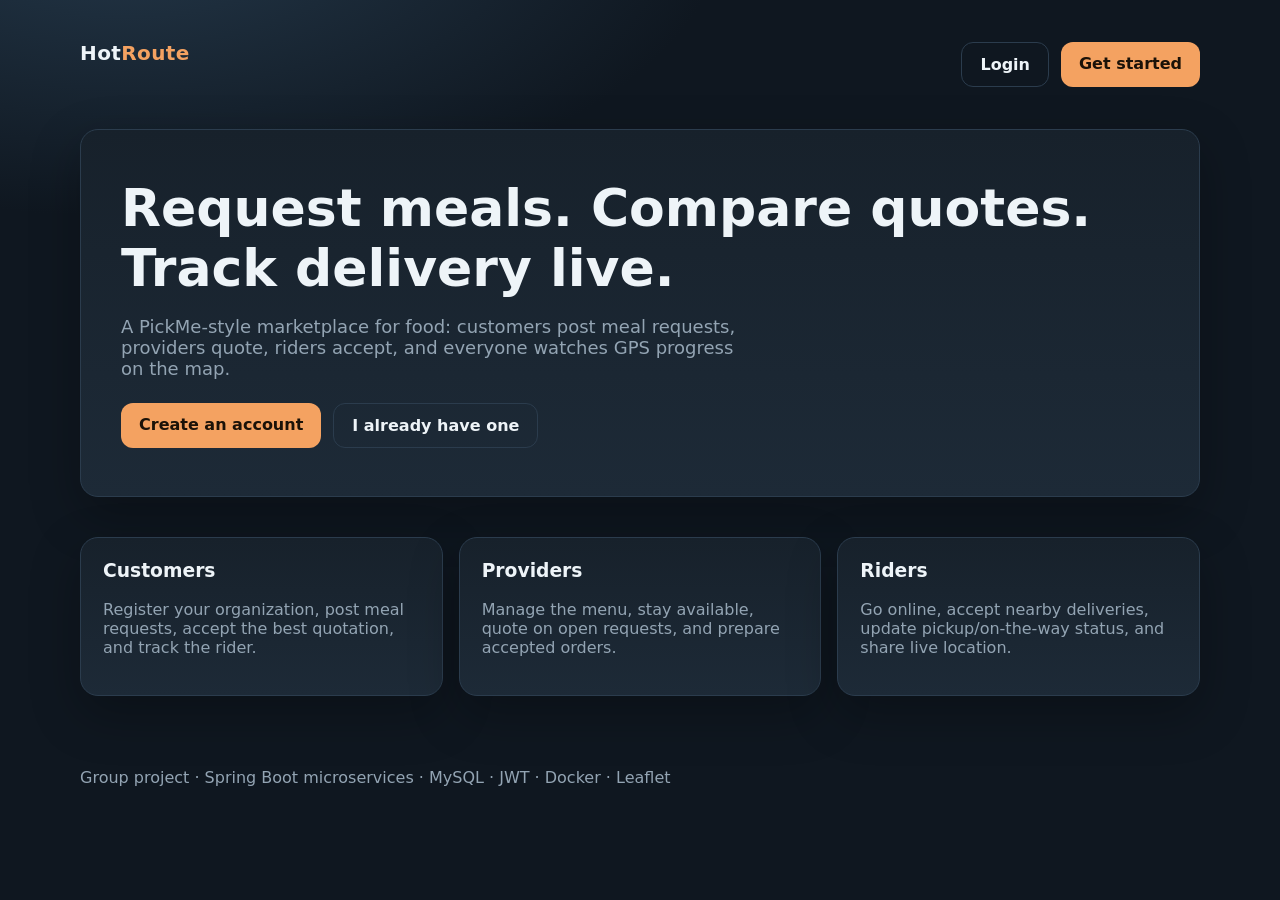
<file: frontend/index.html>
<!DOCTYPE html>
<html lang="en">
<head>
  <meta charset="UTF-8" />
  <meta name="viewport" content="width=device-width, initial-scale=1" />
  <title>Food Delivery Management System</title>
  <link rel="stylesheet" href="css/style.css" />
</head>
<body>
  <div class="wrap">
    <nav class="nav">
      <div class="brand">Hot<span>Route</span></div>
      <div class="row">
        <a class="btn secondary" href="login.html">Login</a>
        <a class="btn" href="register.html">Get started</a>
      </div>
    </nav>
    <section class="hero">
      <h1>Request meals. Compare quotes. Track delivery live.</h1>
      <p>A PickMe-style marketplace for food: customers post meal requests, providers quote, riders accept, and everyone watches GPS progress on the map.</p>
      <div class="row">
        <a class="btn" href="register.html">Create an account</a>
        <a class="btn secondary" href="login.html">I already have one</a>
      </div>
    </section>
    <section class="grid">
      <article class="card"><h3>Customers</h3><p>Register your organization, post meal requests, accept the best quotation, and track the rider.</p></article>
      <article class="card"><h3>Providers</h3><p>Manage the menu, stay available, quote on open requests, and prepare accepted orders.</p></article>
      <article class="card"><h3>Riders</h3><p>Go online, accept nearby deliveries, update pickup/on-the-way status, and share live location.</p></article>
    </section>
    <div class="footer">Group project · Spring Boot microservices · MySQL · JWT · Docker · Leaflet</div>
  </div>
</body>
</html>
</file>
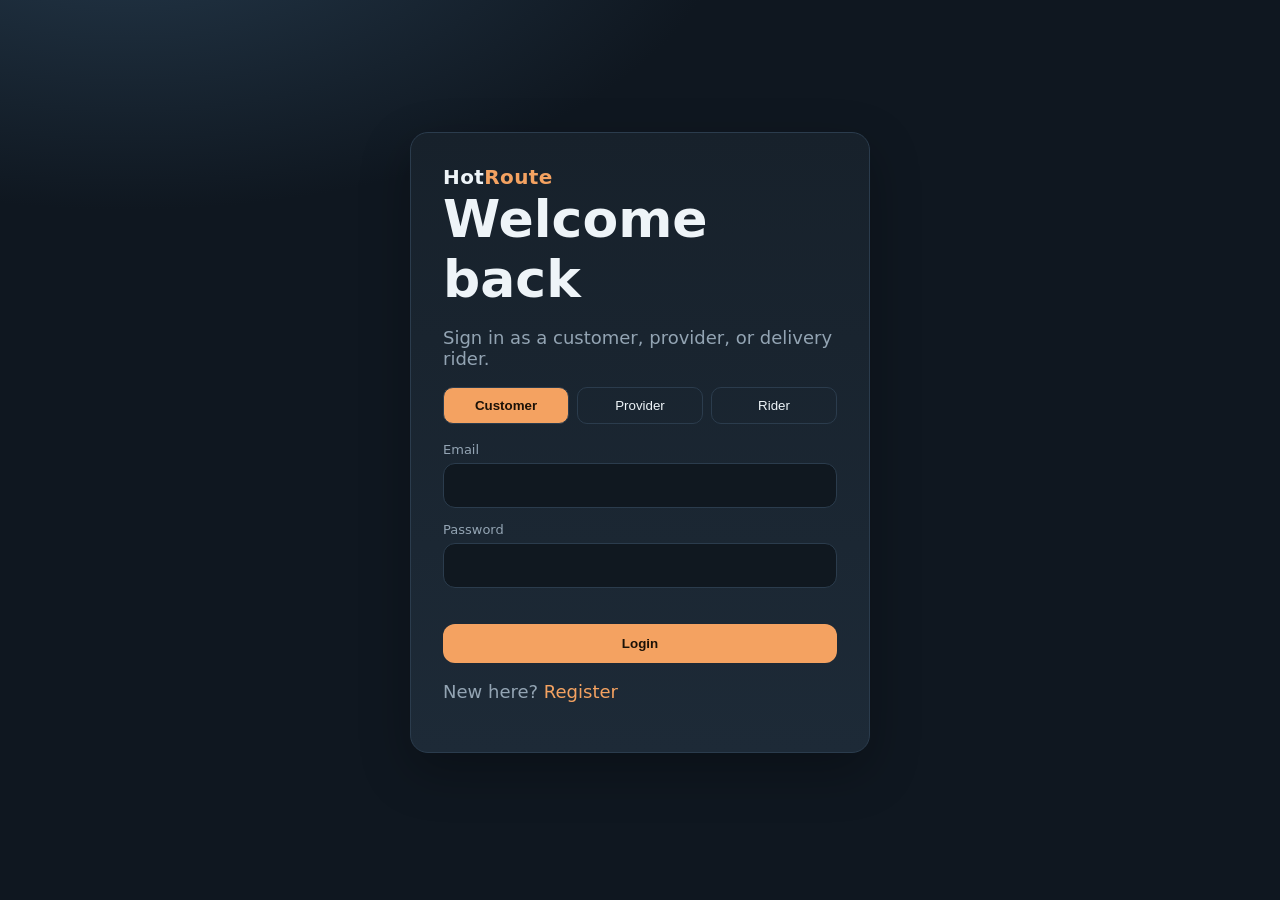
<file: frontend/login.html>
<!DOCTYPE html>
<html lang="en">
<head>
  <meta charset="UTF-8" />
  <meta name="viewport" content="width=device-width, initial-scale=1" />
  <title>Login · HotRoute</title>
  <link rel="stylesheet" href="css/style.css" />
  <link rel="stylesheet" href="css/login.css" />
</head>
<body class="auth-page">
  <form class="hero auth-card" id="form">
    <div class="brand">Hot<span>Route</span></div>
    <h1>Welcome back</h1>
    <p>Sign in as a customer, provider, or delivery rider.</p>
    <div class="tabs">
      <button type="button" class="tab active" data-role="CONSUMER">Customer</button>
      <button type="button" class="tab" data-role="PROVIDER">Provider</button>
      <button type="button" class="tab" data-role="DELIVERY">Rider</button>
    </div>
    <label>Email</label>
    <input type="email" name="email" required />
    <label>Password</label>
    <input type="password" name="password" required />
    <div class="error" id="error"></div>
    <button class="btn full" type="submit">Login</button>
    <p>New here? <a href="register.html">Register</a></p>
  </form>
  <script src="js/auth.js"></script>
  <script>
    let role = "CONSUMER";
    document.querySelectorAll(".tab").forEach(tab => {
      tab.onclick = () => {
        document.querySelectorAll(".tab").forEach(t => t.classList.remove("active"));
        tab.classList.add("active");
        role = tab.dataset.role;
      };
    });
    document.getElementById("form").onsubmit = async (e) => {
      e.preventDefault();
      const fd = new FormData(e.target);
      const payload = { email: fd.get("email"), password: fd.get("password") };
      const error = document.getElementById("error");
      try {
        let data;
        if (role === "CONSUMER") data = await api(API.consumer, "/api/auth/login", { method: "POST", body: JSON.stringify(payload) });
        if (role === "PROVIDER") data = await api(API.provider, "/api/providers/login", { method: "POST", body: JSON.stringify(payload) });
        if (role === "DELIVERY") data = await api(API.order, "/api/delivery/login", { method: "POST", body: JSON.stringify(payload) });
        auth.save(data);
        location.href = role === "CONSUMER" ? "consumer-dashboard.html" : role === "PROVIDER" ? "provider-dashboard.html" : "delivery-dashboard.html";
      } catch (err) {
        toast(error, err.message);
      }
    };
  </script>
</body>
</html>
</file>
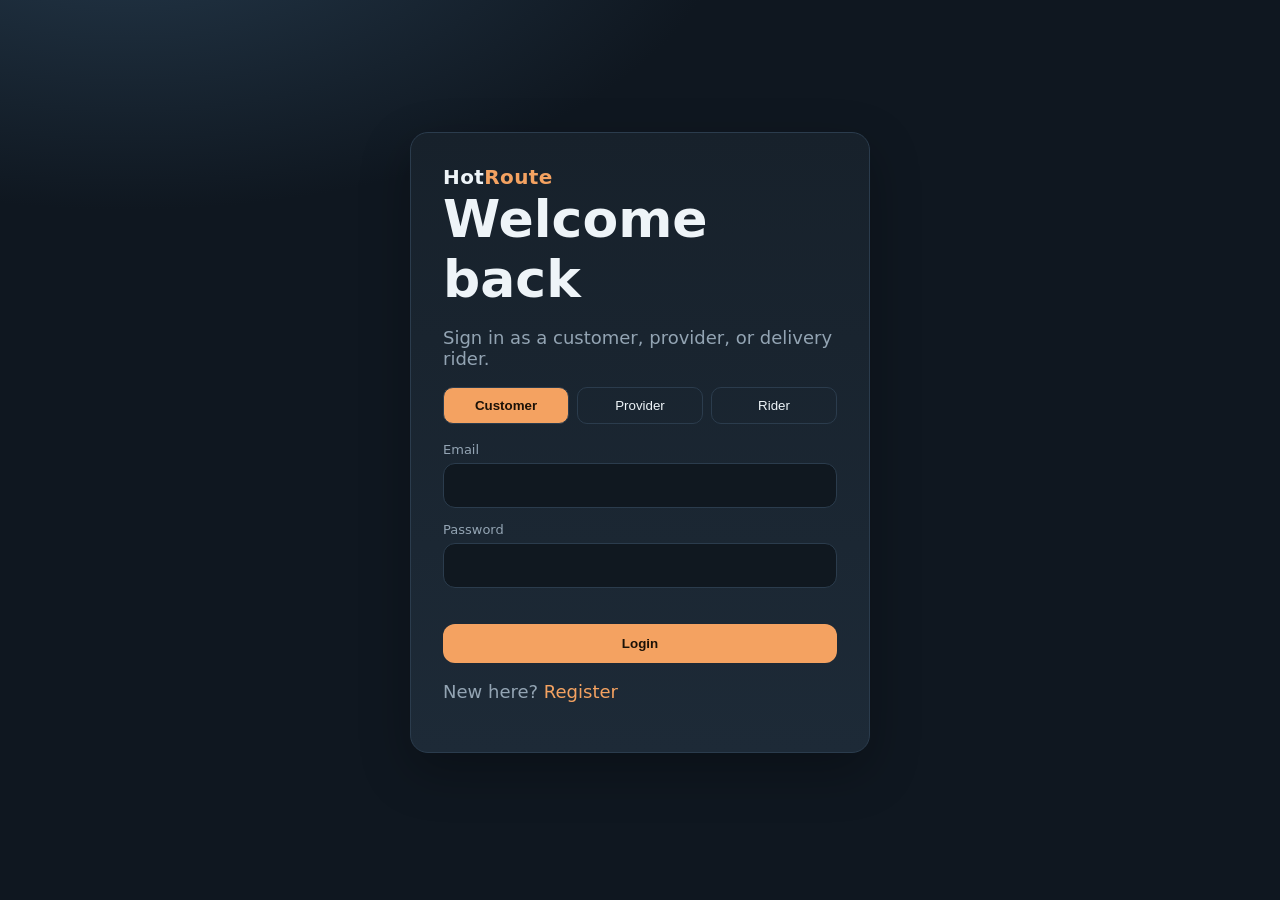
<file: frontend/provider-dashboard.html>
<!DOCTYPE html>
<html lang="en">
<head>
  <meta charset="UTF-8" />
  <meta name="viewport" content="width=device-width, initial-scale=1" />
  <title>Provider dashboard</title>
  <link rel="stylesheet" href="css/style.css" />
  <link rel="stylesheet" href="css/login.css" />
  <link rel="stylesheet" href="css/dashboard.css" />
</head>
<body>
  <div class="shell">
    <aside class="side">
      <div class="brand">Hot<span>Route</span></div>
      <button class="active" data-view="menu">Food items</button>
      <button data-view="open">Open meal requests</button>
      <button data-view="quotes">My quotations</button>
      <button data-view="capacity">Capacity & availability</button>
      <button data-view="orders">Orders</button>
      <button data-view="notes">Notifications</button>
      <button id="logout">Logout</button>
    </aside>
    <main class="main">
      <div class="toolbar">
        <div><h2>Provider workspace</h2><div class="muted">Quote on requests you can fulfil.</div></div>
        <span class="badge" id="who"></span>
      </div>
      <section id="menu" class="card">
        <h3>Add food item</h3>
        <div class="form-grid">
          <div><label>Name</label><input id="fname" /></div>
          <div><label>Price</label><input id="fprice" type="number" min="0" /></div>
        </div>
        <label>Description</label><input id="fdesc" />
        <label>Available quantity</label><input id="fqty" type="number" min="0" value="20" />
        <button class="btn" id="addFood">Save item</button>
        <div class="error" id="foodMsg"></div>
        <div id="foodList" class="list" style="margin-top:16px"></div>
      </section>
      <section id="open" class="hidden list"></section>
      <section id="quotes" class="hidden list"></section>
      <section id="capacity" class="hidden card">
        <label>Capacity</label><input id="cap" type="number" min="1" />
        <label>Availability</label>
        <select id="avail">
          <option>AVAILABLE</option>
          <option>UNAVAILABLE</option>
        </select>
        <button class="btn" id="saveCap">Update</button>
        <div class="error" id="capMsg"></div>
      </section>
      <section id="orders" class="hidden list"></section>
      <section id="notes" class="hidden list"></section>
    </main>
  </div>
  <script src="js/auth.js"></script>
  <script src="js/provider.js"></script>
</body>
</html>
</file>
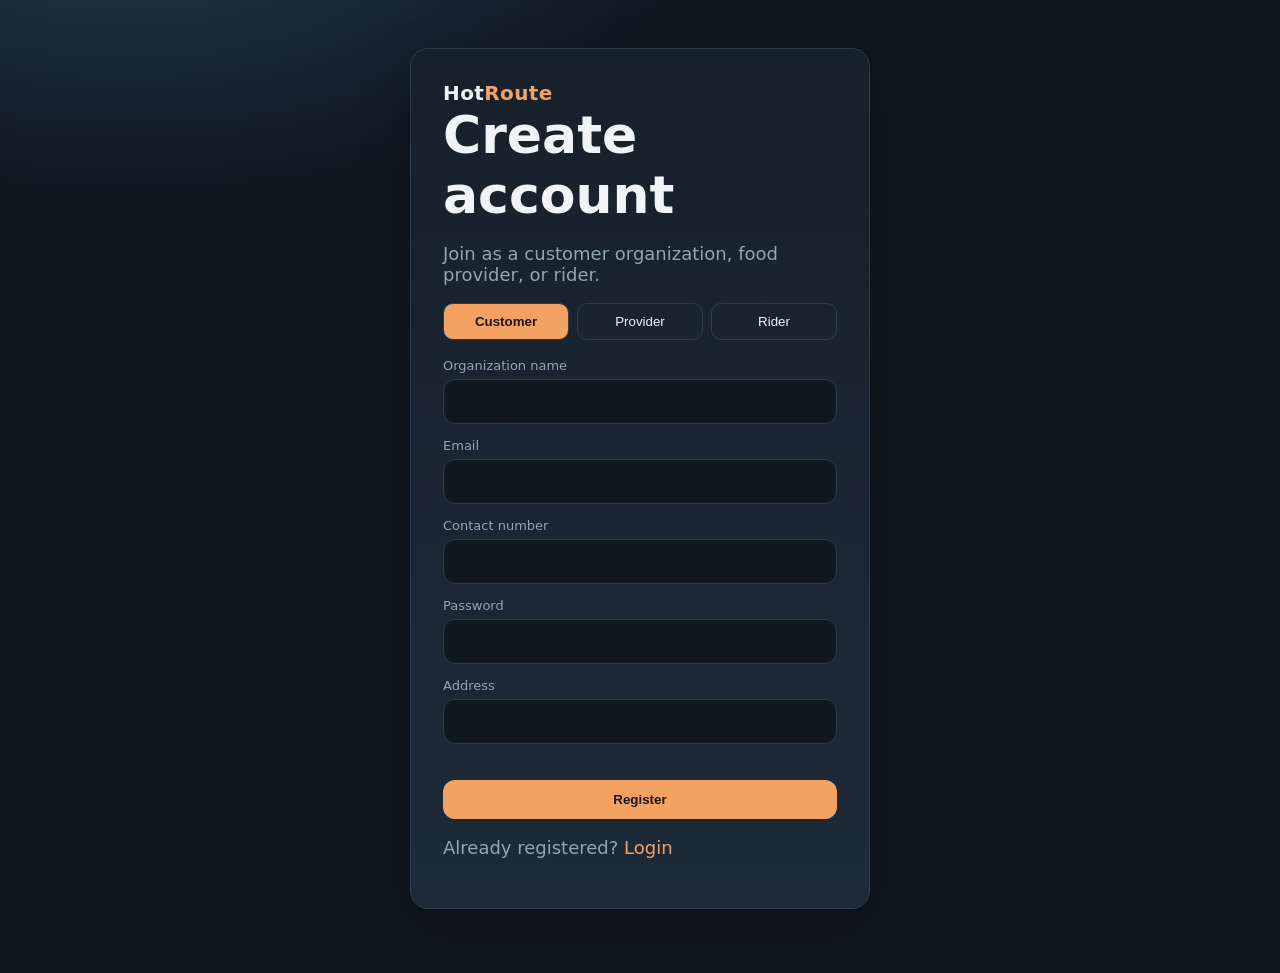
<file: frontend/register.html>
<!DOCTYPE html>
<html lang="en">
<head>
  <meta charset="UTF-8" />
  <meta name="viewport" content="width=device-width, initial-scale=1" />
  <title>Register · HotRoute</title>
  <link rel="stylesheet" href="css/style.css" />
  <link rel="stylesheet" href="css/login.css" />
</head>
<body class="auth-page">
  <form class="hero auth-card" id="form">
    <div class="brand">Hot<span>Route</span></div>
    <h1>Create account</h1>
    <p>Join as a customer organization, food provider, or rider.</p>
    <div class="tabs">
      <button type="button" class="tab active" data-role="CONSUMER">Customer</button>
      <button type="button" class="tab" data-role="PROVIDER">Provider</button>
      <button type="button" class="tab" data-role="DELIVERY">Rider</button>
    </div>
    <label id="nameLabel">Organization name</label>
    <input name="name" required />
    <label>Email</label>
    <input type="email" name="email" required />
    <label>Contact number</label>
    <input name="contactNo" required />
    <label>Password</label>
    <input type="password" name="password" minlength="6" required />
    <div id="addressBlock">
      <label>Address</label>
      <input name="address" />
    </div>
    <div class="error" id="error"></div>
    <button class="btn full" type="submit">Register</button>
    <p>Already registered? <a href="login.html">Login</a></p>
  </form>
  <script src="js/auth.js"></script>
  <script>
    let role = "CONSUMER";
    const nameLabel = document.getElementById("nameLabel");
    const addressBlock = document.getElementById("addressBlock");
    document.querySelectorAll(".tab").forEach(tab => {
      tab.onclick = () => {
        document.querySelectorAll(".tab").forEach(t => t.classList.remove("active"));
        tab.classList.add("active");
        role = tab.dataset.role;
        nameLabel.textContent = role === "DELIVERY" ? "Full name" : "Organization name";
        addressBlock.classList.toggle("hidden", role === "DELIVERY");
      };
    });
    document.getElementById("form").onsubmit = async (e) => {
      e.preventDefault();
      const fd = new FormData(e.target);
      const error = document.getElementById("error");
      try {
        let data;
        if (role === "DELIVERY") {
          data = await api(API.order, "/api/delivery/register", { method: "POST", body: JSON.stringify({
            fullName: fd.get("name"), email: fd.get("email"), contactNo: fd.get("contactNo"), password: fd.get("password")
          })});
        } else if (role === "PROVIDER") {
          data = await api(API.provider, "/api/providers/register", { method: "POST", body: JSON.stringify({
            organizationName: fd.get("name"), email: fd.get("email"), contactNo: fd.get("contactNo"),
            password: fd.get("password"), address: fd.get("address") || "Colombo"
          })});
        } else {
          data = await api(API.consumer, "/api/consumers/register", { method: "POST", body: JSON.stringify({
            organizationName: fd.get("name"), email: fd.get("email"), contactNo: fd.get("contactNo"),
            password: fd.get("password"), address: fd.get("address") || "Colombo"
          })});
        }
        auth.save(data);
        location.href = role === "CONSUMER" ? "consumer-dashboard.html" : role === "PROVIDER" ? "provider-dashboard.html" : "delivery-dashboard.html";
      } catch (err) {
        toast(error, err.message);
      }
    };
  </script>
</body>
</html>
</file>
<file: frontend/css/style.css>
:root {
  --bg: #0f1720;
  --panel: #17212b;
  --panel-2: #1d2a37;
  --line: #2b3c4d;
  --text: #eef4f8;
  --muted: #93a4b3;
  --accent: #f4a261;
  --accent-2: #e76f51;
  --ok: #2a9d8f;
  --danger: #e63946;
  --shadow: 0 18px 50px rgba(0,0,0,.28);
  --radius: 18px;
  font-family: "Segoe UI", Inter, system-ui, sans-serif;
}
* { box-sizing: border-box; }
html, body { margin: 0; background: radial-gradient(1200px 600px at 10% -10%, #24384a 0%, var(--bg) 50%); color: var(--text); min-height: 100%; }
a { color: var(--accent); text-decoration: none; }
.wrap { width: min(1120px, calc(100% - 32px)); margin: 0 auto; }
.nav {
  display: flex; justify-content: space-between; align-items: center;
  padding: 18px 0;
}
.brand { font-weight: 800; letter-spacing: .4px; font-size: 20px; }
.brand span { color: var(--accent); }
.hero, .card {
  background: linear-gradient(180deg, var(--panel), var(--panel-2));
  border: 1px solid var(--line);
  border-radius: var(--radius);
  box-shadow: var(--shadow);
}
.hero { padding: 48px 40px; margin: 24px 0 40px; }
.hero h1 { font-size: clamp(32px, 5vw, 52px); margin: 0 0 12px; }
.hero p { color: var(--muted); font-size: 18px; max-width: 640px; }
.row { display: flex; gap: 12px; flex-wrap: wrap; margin-top: 24px; }
.btn {
  border: 0; border-radius: 12px; padding: 12px 18px; font-weight: 700; cursor: pointer;
  background: var(--accent); color: #1b1208;
}
.btn.secondary { background: transparent; color: var(--text); border: 1px solid var(--line); }
.grid { display: grid; grid-template-columns: repeat(auto-fit, minmax(240px, 1fr)); gap: 16px; margin-bottom: 48px; }
.card { padding: 22px; }
.card h3 { margin-top: 0; }
.card p { color: var(--muted); }
.footer { color: var(--muted); padding: 24px 0 48px; }
.hidden { display: none !important; }
</file>
<file: frontend/css/login.css>
.auth-page { min-height: 100vh; display: grid; place-items: center; padding: 24px; }
.auth-card { width: min(460px, 100%); padding: 32px; }
.auth-card h1 { margin: 0 0 8px; }
.auth-card p { color: var(--muted); }
label { display: block; font-size: 13px; color: var(--muted); margin: 14px 0 6px; }
input, select, textarea {
  width: 100%; padding: 12px 14px; border-radius: 12px; border: 1px solid var(--line);
  background: #101820; color: var(--text); font: inherit;
}
textarea { min-height: 90px; resize: vertical; }
.tabs { display: flex; gap: 8px; margin: 18px 0; }
.tab { flex: 1; padding: 10px; border-radius: 10px; border: 1px solid var(--line); background: transparent; color: var(--text); cursor: pointer; }
.tab.active { background: var(--accent); color: #1b1208; font-weight: 700; }
.error { color: #ffb4b4; min-height: 20px; }
.full { width: 100%; margin-top: 16px; }
</file>
<file: frontend/css/dashboard.css>
.shell { display: grid; grid-template-columns: 250px 1fr; min-height: 100vh; }
.side {
  background: #121b24; border-right: 1px solid var(--line); padding: 22px 16px;
  display: flex; flex-direction: column; gap: 8px;
}
.side button {
  text-align: left; background: transparent; color: var(--text); border: 0;
  padding: 11px 12px; border-radius: 10px; cursor: pointer;
}
.side button.active, .side button:hover { background: #223344; }
.main { padding: 28px; }
.toolbar { display: flex; justify-content: space-between; align-items: center; gap: 12px; margin-bottom: 18px; }
.badge { background: #2a3d30; color: #9be7c4; padding: 4px 10px; border-radius: 999px; font-size: 12px; }
.list { display: grid; gap: 12px; }
.item { padding: 16px; }
.item h4 { margin: 0 0 8px; }
.muted { color: var(--muted); font-size: 14px; }
.map { height: 380px; border-radius: 16px; overflow: hidden; border: 1px solid var(--line); }
.hidden { display: none !important; }
.form-grid { display: grid; grid-template-columns: 1fr 1fr; gap: 12px; }
@media (max-width: 860px) {
  .shell { grid-template-columns: 1fr; }
  .form-grid { grid-template-columns: 1fr; }
}
</file>
